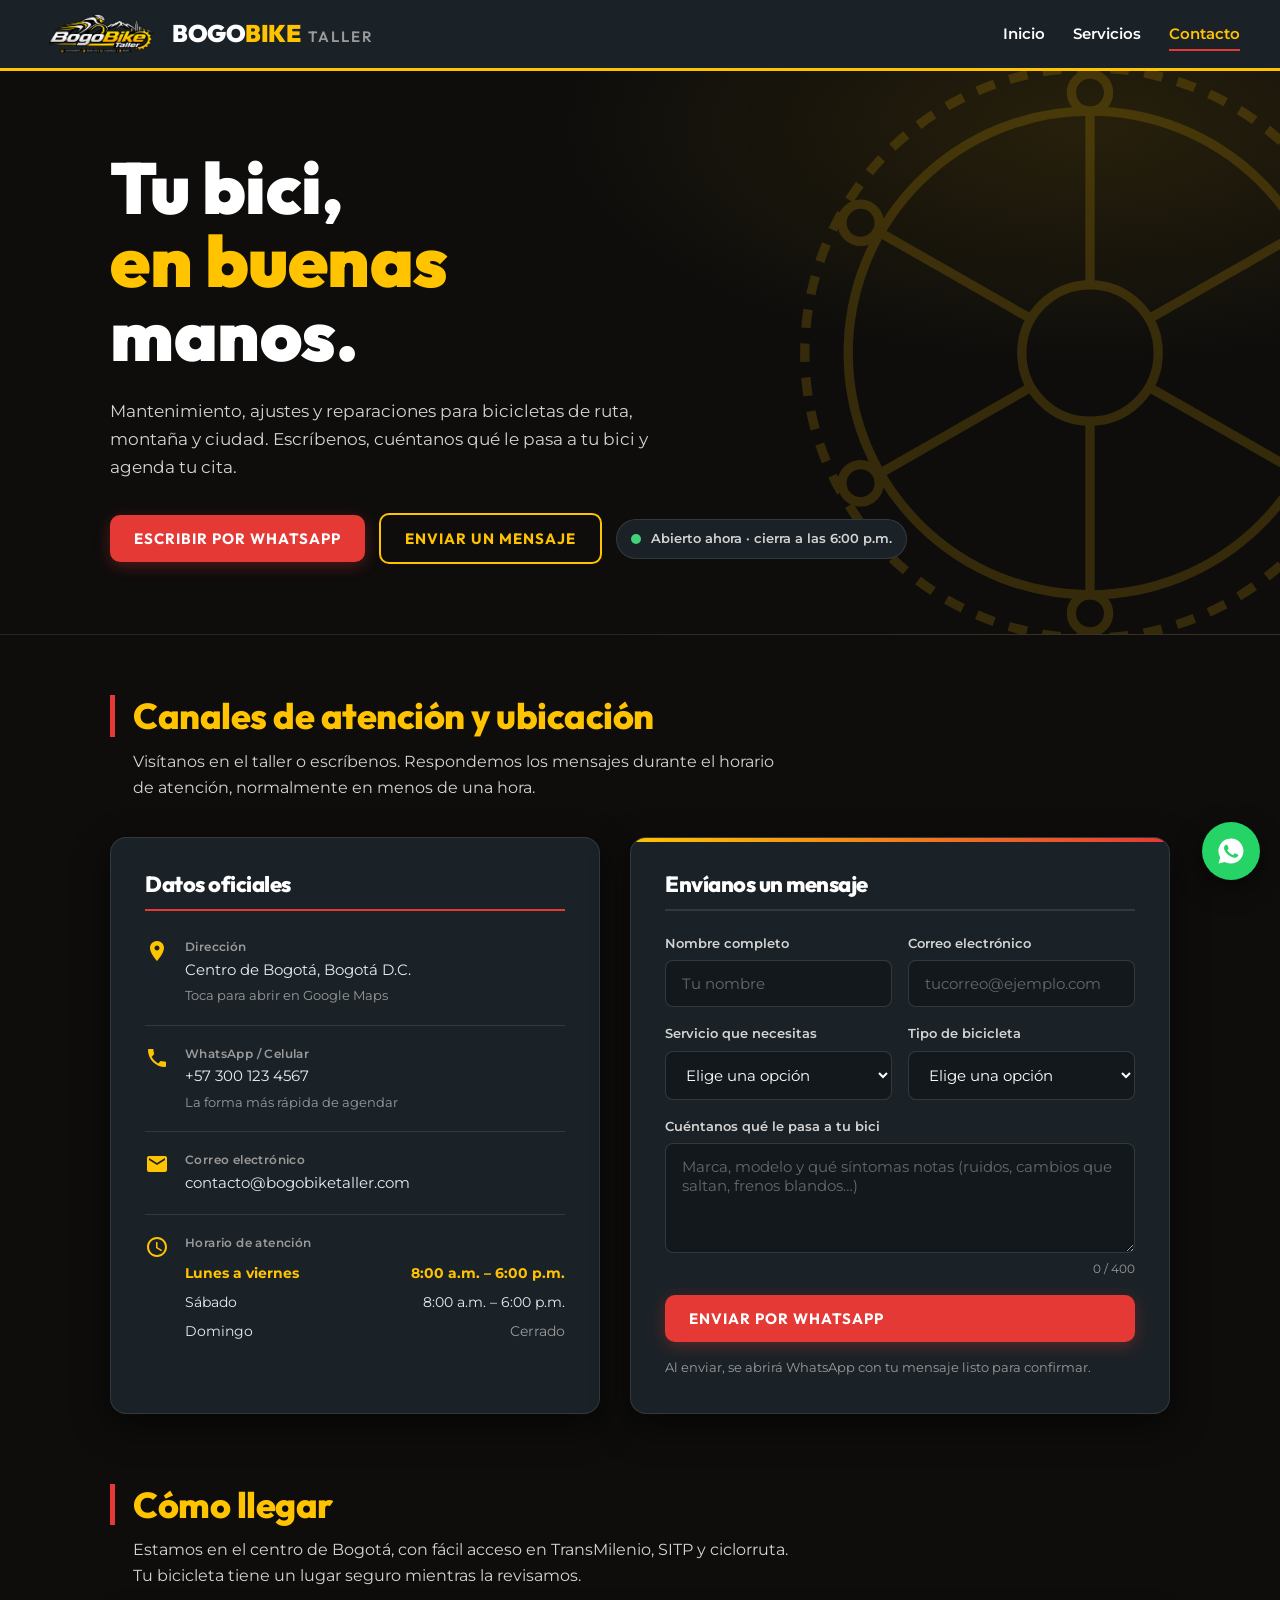
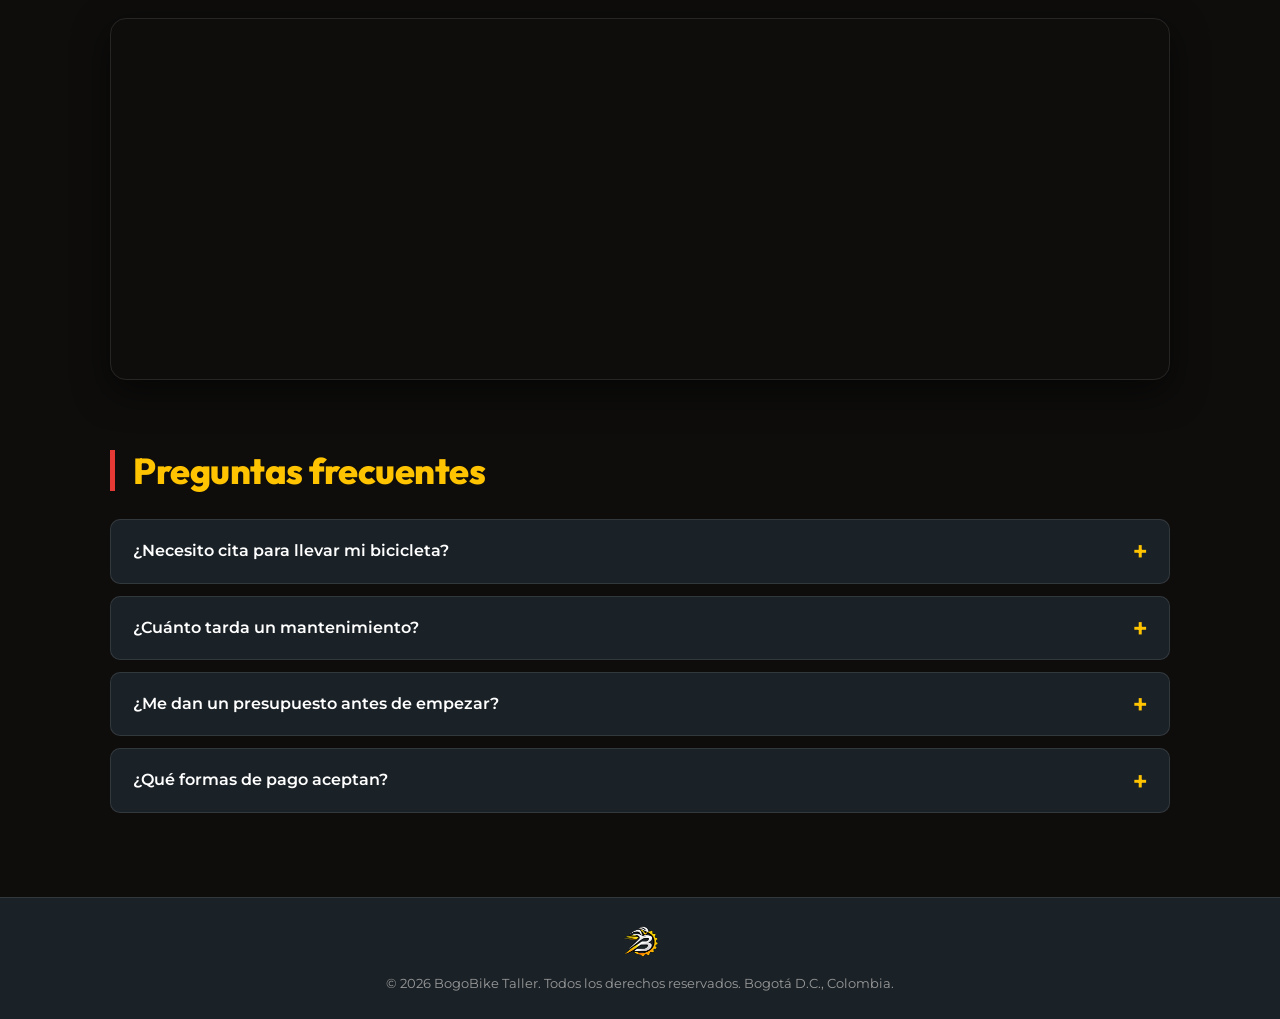
<file: Bogo_Bike_Taller/html/contacto.html>
<!DOCTYPE html>
<html lang="es">

<head>
    <meta charset="UTF-8">
    <meta name="viewport" content="width=device-width, initial-scale=1.0">
    <meta name="description"
        content="Comunícate con BogoBike Taller, agenda tu cita o visítanos en nuestra sede principal en Bogotá D.C.">
    <meta name="theme-color" content="#0E0D0C">

    <title>BogoBike Taller | Contacto</title>

    <link rel="stylesheet" href="../css/base.css">
    <link rel="stylesheet" href="../css/contacto.css">
    <link rel="icon" type="image/png" href="../assets/img/logo_pestaña.png">

    <link rel="preconnect" href="https://fonts.googleapis.com">
    <link rel="preconnect" href="https://fonts.gstatic.com" crossorigin>
    <link
        href="https://fonts.googleapis.com/css2?family=Montserrat:wght@400;500;600;700&family=Outfit:wght@600;800;900&display=swap"
        rel="stylesheet">
</head>

<body class="pagina-contacto">
    <a class="saltar" href="#contenido">Saltar al contenido</a>

    <header class="encabezado-principal">
        <a class="logo-container" href="index.html" aria-label="BogoBike Taller, inicio">
            <img class="logo-img" src="../assets/img/logo_pagina.png" alt="" width="40" height="40">
            <span class="marca">Bogo<span class="highlight-bike">Bike</span> <span
                    class="highlight-taller">Taller</span></span>
        </a>
        <nav class="menu-navegacion" aria-label="Principal">
            <ul>
                <li><a href="index.html">Inicio</a></li>
                <li><a href="servicios.html">Servicios</a></li>
                <li><a href="contacto.html" class="activo" aria-current="page">Contacto</a></li>
            </ul>
        </nav>
    </header>

    <main id="contenido">
        <!-- Hero -->
        <section class="hero">
            <!-- Plato Giratorio -->
            <svg class="plato" viewBox="0 0 200 200" fill="none" stroke="currentColor" stroke-width="3"
                aria-hidden="true">
                <circle cx="100" cy="100" r="92" stroke-dasharray="6 5" />
                <circle cx="100" cy="100" r="78" />
                <circle cx="100" cy="100" r="22" />
                <g>
                    <path d="M100 78 L100 22" />
                    <path d="M119 89 L168 61" />
                    <path d="M119 111 L168 139" />
                    <path d="M100 122 L100 178" />
                    <path d="M81 111 L32 139" />
                    <path d="M81 89 L32 61" />
                </g>
                <circle cx="100" cy="16" r="6" />
                <circle cx="174" cy="58" r="6" />
                <circle cx="174" cy="142" r="6" />
                <circle cx="100" cy="184" r="6" />
                <circle cx="26" cy="142" r="6" />
                <circle cx="26" cy="58" r="6" />
            </svg>

            <div class="hero-inner">
                <h1>
                    <span class="linea"><span>Tu bici,</span></span>
                    <span class="linea"><span>en buenas</span></span>
                    <span class="linea"><span>manos.</span></span>
                </h1>
                <p>Mantenimiento, ajustes y reparaciones para bicicletas de ruta, montaña y ciudad. Escríbenos,
                    cuéntanos qué le pasa a tu bici y agenda tu cita.</p>

                <div class="hero-acciones">
                    <a class="boton boton-principal"
                        href="https://wa.me/573001234567?text=Hola%20BogoBike%2C%20quiero%20agendar%20una%20cita"
                        target="_blank" rel="noopener">Escribir por WhatsApp</a>
                    <a class="boton boton-secundario" href="#formulario">Enviar un mensaje</a>
                    <span class="estado" id="estado" role="status" aria-live="polite"><span class="punto"></span><span
                            id="estado-texto">Verificando horario…</span></span>
                </div>
            </div>
        </section>

        <div class="contenido-principal">
            <!-- Datos + formulario -->
            <section class="contacto-section" aria-labelledby="titulo-canales">
                <h2 class="titulo-seccion" id="titulo-canales">Canales de atención y ubicación</h2>
                <p class="subtitulo-seccion">Visítanos en el taller o escríbenos. Respondemos los mensajes durante el
                    horario de atención, normalmente en menos de una hora.</p>

                <div class="info-contacto-grid">
                    <div class="card revelar">
                        <h3>Datos oficiales</h3>
                        <ul class="lista-contacto">
                            <li>
                                <a class="dato"
                                    href="https://www.google.com/maps/search/?api=1&query=Centro+Bogot%C3%A1+D.C."
                                    target="_blank" rel="noopener">
                                    <svg viewBox="0 0 24 24" aria-hidden="true">
                                        <path
                                            d="M12 2C8.13 2 5 5.13 5 9c0 5.25 7 13 7 13s7-7.75 7-13c0-3.87-3.13-7-7-7zm0 9.5c-1.38 0-2.5-1.12-2.5-2.5s1.12-2.5 2.5-2.5 2.5 1.12 2.5 2.5-1.12 2.5-2.5 2.5z" />
                                    </svg>
                                    <div><strong>Dirección</strong><span>Centro de Bogotá, Bogotá D.C.</span><span
                                            class="nota">Toca para abrir en Google Maps</span></div>
                                </a>
                            </li>
                            <li>
                                <a class="dato" href="https://wa.me/573001234567" target="_blank" rel="noopener">
                                    <svg viewBox="0 0 24 24" aria-hidden="true">
                                        <path
                                            d="M6.62 10.79c1.44 2.83 3.76 5.14 6.59 6.59l2.2-2.2c.27-.27.67-.36 1.02-.24 1.12.37 2.33.57 3.57.57.55 0 1 .45 1 1V20c0 .55-.45 1-1 1-9.39 0-17-7.61-17-17 0-.55.45-1 1-1h3.5c.55 0 1 .45 1 1 0 1.25.2 2.45.57 3.57.11.35.03.74-.25 1.02l-2.2 2.2z" />
                                    </svg>
                                    <div><strong>WhatsApp / Celular</strong><span>+57 300 123 4567</span><span
                                            class="nota">La forma más rápida de agendar</span></div>
                                </a>
                            </li>
                            <li>
                                <a class="dato" href="mailto:contacto@bogobiketaller.com">
                                    <svg viewBox="0 0 24 24" aria-hidden="true">
                                        <path
                                            d="M20 4H4c-1.1 0-1.99.9-1.99 2L2 18c0 1.1.9 2 2 2h16c1.1 0 2-.9 2-2V6c0-1.1-.9-2-2-2zm0 4l-8 5-8-5V6l8 5 8-5v2z" />
                                    </svg>
                                    <div><strong>Correo electrónico</strong><span>contacto@bogobiketaller.com</span>
                                    </div>
                                </a>
                            </li>
                            <li>
                                <div class="dato">
                                    <svg viewBox="0 0 24 24" aria-hidden="true">
                                        <path
                                            d="M11.99 2C6.47 2 2 6.48 2 12s4.47 10 9.99 10C17.52 22 22 17.52 22 12S17.52 2 11.99 2zM12 20c-4.42 0-8-3.58-8-8s3.58-8 8-8 8 3.58 8 8-3.58 8-8 8zm.5-13H11v6l5.25 3.15.75-1.23-4.5-2.67z" />
                                    </svg>
                                    <div>
                                        <strong>Horario de atención</strong>
                                        <table class="tabla-horario">
                                            <tr data-dias="1,2,3,4,5">
                                                <td>Lunes a viernes</td>
                                                <td>8:00 a.m. – 6:00 p.m.</td>
                                            </tr>
                                            <tr data-dias="6">
                                                <td>Sábado</td>
                                                <td>8:00 a.m. – 6:00 p.m.</td>
                                            </tr>
                                            <tr data-dias="0" class="cerrado-dia">
                                                <td>Domingo</td>
                                                <td>Cerrado</td>
                                            </tr>
                                        </table>
                                    </div>
                                </div>
                            </li>
                        </ul>
                    </div>

                    <div class="card card-formulario revelar" id="formulario">
                        <h3>Envíanos un mensaje</h3>

                        <form class="formulario-estilo" id="form-contacto" novalidate>
                            <div class="fila">
                                <div class="campo">
                                    <label for="nombre">Nombre completo</label>
                                    <input type="text" id="nombre" name="nombre" placeholder="Tu nombre"
                                        autocomplete="name" required>
                                </div>
                                <div class="campo">
                                    <label for="correo">Correo electrónico</label>
                                    <input type="email" id="correo" name="correo" placeholder="tucorreo@ejemplo.com"
                                        autocomplete="email" required>
                                </div>
                            </div>

                            <div class="fila">
                                <div class="campo">
                                    <label for="servicio">Servicio que necesitas</label>
                                    <select id="servicio" name="servicio" required>
                                        <option value="" disabled selected>Elige una opción</option>
                                        <option>Mantenimiento general</option>
                                        <option>Ajuste de frenos y cambios</option>
                                        <option>Cambio de llantas o cámaras</option>
                                        <option>Cadena y transmisión</option>
                                        <option>Suspensión</option>
                                        <option>No estoy seguro, necesito diagnóstico</option>
                                    </select>
                                </div>
                                <div class="campo">
                                    <label for="tipo">Tipo de bicicleta</label>
                                    <select id="tipo" name="tipo" required>
                                        <option value="" disabled selected>Elige una opción</option>
                                        <option>Ruta</option>
                                        <option>Montaña</option>
                                        <option>Urbana / ciudad</option>
                                        <option>Eléctrica</option>
                                        <option>Otra</option>
                                    </select>
                                </div>
                            </div>

                            <div class="campo">
                                <label for="mensaje">Cuéntanos qué le pasa a tu bici</label>
                                <textarea id="mensaje" name="mensaje" maxlength="400"
                                    placeholder="Marca, modelo y qué síntomas notas (ruidos, cambios que saltan, frenos blandos…)"
                                    required></textarea>
                            </div>
                            <span class="contador" id="contador">0 / 400</span>

                            <button type="submit" class="boton boton-principal">Enviar por WhatsApp</button>
                            <p class="ayuda-envio">Al enviar, se abrirá WhatsApp con tu mensaje listo para confirmar.
                            </p>
                        </form>

                        <div class="exito" role="status">
                            <svg viewBox="0 0 72 72" aria-hidden="true">
                                <circle cx="36" cy="36" r="25" />
                                <path d="M26 37 L33 44 L47 29" />
                            </svg>
                            <h4>¡Mensaje listo!</h4>
                            <p>Confirma el envío en WhatsApp y te responderemos en el horario de atención.</p>
                            <button type="button" class="boton boton-secundario" id="otro">Enviar otro mensaje</button>
                        </div>
                    </div>
                </div>
            </section>

            <!-- Mapa -->
            <section class="bloque revelar" aria-labelledby="titulo-mapa">
                <h2 class="titulo-seccion" id="titulo-mapa">Cómo llegar</h2>
                <p class="subtitulo-seccion">Estamos en el centro de Bogotá, con fácil acceso en TransMilenio, SITP y
                    ciclorruta. Tu bicicleta tiene un lugar seguro mientras la revisamos.</p>
                <div class="mapa">
                    <iframe title="Mapa de BogoBike Taller en el centro de Bogotá" loading="lazy"
                        referrerpolicy="no-referrer-when-downgrade"
                        src="https://www.google.com/maps?q=Centro+Bogot%C3%A1+D.C.&output=embed"></iframe>
                </div>
            </section>

            <!-- Preguntas frecuentes -->
            <section class="bloque revelar" aria-labelledby="titulo-faq">
                <h2 class="titulo-seccion" id="titulo-faq">Preguntas frecuentes</h2>
                <div class="faq">
                    <details>
                        <summary>¿Necesito cita para llevar mi bicicleta?</summary>
                        <p>No es obligatoria, pero con cita te atendemos más rápido y podemos separar los repuestos.
                            Escríbenos por WhatsApp o usa el formulario.</p>
                    </details>
                    <details>
                        <summary>¿Cuánto tarda un mantenimiento?</summary>
                        <p>Un ajuste básico suele quedar listo el mismo día. Un mantenimiento completo puede tomar uno o
                            dos días, según los repuestos que necesite.</p>
                    </details>
                    <details>
                        <summary>¿Me dan un presupuesto antes de empezar?</summary>
                        <p>Sí. Revisamos la bicicleta, te contamos qué encontramos y cuánto costaría. No hacemos ningún
                            trabajo sin tu aprobación.</p>
                    </details>
                    <details>
                        <summary>¿Qué formas de pago aceptan?</summary>
                        <p>Efectivo, transferencia y tarjeta. Confirma los medios disponibles por WhatsApp al agendar.
                        </p>
                    </details>
                </div>
            </section>
        </div>
    </main>

    <a class="flotante-wa" href="https://wa.me/573001234567" target="_blank" rel="noopener"
        aria-label="Escribir por WhatsApp">
        <svg viewBox="0 0 24 24" aria-hidden="true">
            <path
                d="M12 2a10 10 0 0 0-8.6 15.1L2 22l5-1.3A10 10 0 1 0 12 2zm5.3 14.1c-.2.6-1.3 1.2-1.8 1.2-.5.1-1 .2-3.3-.7-2.8-1.2-4.6-4-4.7-4.2-.1-.2-1.1-1.5-1.1-2.8s.7-2 1-2.3c.2-.3.5-.3.7-.3h.5c.2 0 .4 0 .6.5l.8 2c.1.2.1.4 0 .5l-.3.5-.4.4c-.1.2-.3.3-.1.6.2.3.8 1.3 1.7 2.1 1.2 1 2.1 1.3 2.4 1.5.3.1.5.1.6-.1l.9-1.1c.2-.3.4-.2.6-.1l1.9.9c.3.1.5.2.5.3.1.2.1.8-.1 1.4z" />
        </svg>
    </a>

    <footer class="pie-pagina">
        <img class="logo-pie" src="../assets/img/logo_pestaña.png" alt="BogoBike Taller" width="40" height="40">
        <p>&copy; 2026 BogoBike Taller. Todos los derechos reservados. Bogotá D.C., Colombia.</p>
    </footer>

    <script src="../js/contacto.js"></script>
</body>

</html>
</file>
<file: Bogo_Bike_Taller/css/base.css>
/* ==========================================================================
   BOGOBIKE TALLER - BASE 
   ========================================================================== */

/* ---------- Variables ---------- */
:root {
    --bg-main: #0E0D0C;
    --bg-card: #1B2227;
    --bg-alt: #151A1E;
    --bg-head: #141B1F;
    --bg-field: #12181B;
    --text-main: #FFFFFF;
    --text-soft: #D4D4D4;
    --text-muted: #9A9A9A;
    --accent-yellow: #FFC300;
    --accent-red: #E53935;
    --ok: #43D17A;
    --linea: rgba(255, 255, 255, 0.1);
    --font-heading: 'Outfit', sans-serif;
    --font-body: 'Montserrat', sans-serif;
    --ancho: 1100px;
}

/* ---------- Reset ---------- */
*,
*::before,
*::after {
    box-sizing: border-box;
}

html {
    scroll-behavior: smooth;
    scroll-padding-top: 90px;
}

body {
    font-family: var(--font-body);
    margin: 0;
    background: var(--bg-main);
    color: var(--text-main);
    line-height: 1.65;
    -webkit-font-smoothing: antialiased;
}

p {
    margin: 0;
}

a {
    color: inherit;
}

img {
    max-width: 100%;
}

/* ---------- Tipografía ---------- */
h1,
h2,
h3,
h4 {
    font-family: var(--font-heading);
    letter-spacing: -0.5px;
    line-height: 1.15;
    margin: 0;
}

/* ---------- Accesibilidad ---------- */
:focus-visible {
    outline: 3px solid var(--accent-yellow);
    outline-offset: 3px;
}

.saltar {
    position: absolute;
    left: -999px;
    top: 8px;
    background: var(--accent-yellow);
    color: #000;
    padding: 8px 14px;
    border-radius: 6px;
    z-index: 200;
}

.saltar:focus {
    left: 8px;
}

/* ---------- Encabezado y menú ---------- */
.encabezado-principal {
    background: var(--bg-card);
    padding: 14px 40px;
    display: flex;
    justify-content: space-between;
    align-items: center;
    flex-wrap: wrap;
    gap: 12px;
    border-bottom: 3px solid var(--accent-yellow);
    position: sticky;
    top: 0;
    z-index: 100;
}

.logo-container {
    display: flex;
    align-items: center;
    gap: 12px;
    text-decoration: none;
    color: var(--text-main);
}

.logo-img {
    height: 40px;
    width: auto;
    display: block;
    border-radius: 8px;
}

.marca,
.logo-container h1 {
    font-family: var(--font-heading);
    font-size: 24px;
    font-weight: 900;
    line-height: 1.15;
    letter-spacing: -0.5px;
    text-transform: uppercase;
    margin: 0;
}

.highlight-bike {
    color: var(--accent-yellow);
}

.highlight-taller {
    color: var(--text-muted);
    font-weight: 600;
    font-size: 15px;
    letter-spacing: 2px;
    margin-left: 4px;
}

.menu-navegacion ul {
    list-style: none;
    display: flex;
    gap: 28px;
    margin: 0;
    padding: 0;
}

.menu-navegacion a {
    color: var(--text-main);
    text-decoration: none;
    font-weight: 600;
    font-size: 15px;
    padding: 6px 0;
    border-bottom: 2px solid transparent;
    transition: color .2s, border-color .2s;
}

.menu-navegacion a:hover,
.menu-navegacion a.activo {
    color: var(--accent-yellow);
    border-bottom-color: var(--accent-red);
}

/* ---------- Botones ---------- */
.boton {
    display: inline-block;
    padding: 14px 26px;
    border-radius: 8px;
    border: 0;
    font-family: var(--font-body);
    font-weight: 700;
    font-size: 15px;
    text-decoration: none;
    cursor: pointer;
    transition: background .2s, color .2s, border-color .2s, transform .2s, box-shadow .2s;
}

.boton-primario {
    background: var(--accent-yellow);
    color: #111;
}

.boton-primario:hover {
    background: #FFD440;
}

.boton-secundario {
    background: transparent;
    border: 2px solid var(--accent-yellow);
    color: var(--accent-yellow);
}

.boton-secundario:hover {
    background: rgba(255, 195, 0, .12);
}

.cta-final {
    margin-top: 56px;
    padding: 48px 20px;
    text-align: center;
    background: var(--bg-card);
    border-radius: 14px;
    border: 1px solid var(--linea);
}

.cta-final h2 {
    font-size: clamp(24px, 3.5vw, 34px);
    font-weight: 800;
    margin-bottom: 10px;
}

.cta-final p {
    color: var(--text-soft);
    margin-bottom: 24px;
}

/* ---------- FACS ---------- */
.faq {
    display: grid;
    gap: 12px;
}

.faq details {
    background: var(--bg-card);
    border: 1px solid var(--linea);
    border-radius: 10px;
}

.faq summary {
    cursor: pointer;
    padding: 18px 22px;
    font-weight: 600;
    list-style: none;
    display: flex;
    justify-content: space-between;
    align-items: center;
    gap: 16px;
}

.faq summary::-webkit-details-marker {
    display: none;
}

.faq summary::after {
    content: "+";
    font-family: var(--font-heading);
    font-size: 26px;
    line-height: 1;
    color: var(--accent-yellow);
    transition: transform .3s;
}

.faq details[open] {
    border-color: rgba(255, 195, 0, .45);
}

.faq details[open] summary {
    color: var(--accent-yellow);
}

.faq details[open] summary::after {
    transform: rotate(45deg);
}

.faq summary:focus-visible {
    outline-offset: -3px;
    border-radius: 10px;
}

.faq details p {
    padding: 0 22px 20px;
    color: var(--text-soft);
    font-size: 15px;
    max-width: 70ch;
}

.faq a {
    color: var(--accent-yellow);
}

/* ---------- Pie de página ---------- */
.pie-pagina {
    background: var(--bg-card);
    text-align: center;
    padding: 25px 20px;
    margin-top: 64px;
    border-top: 1px solid var(--linea);
    font-size: 13px;
    color: var(--text-muted);
}

.logo-pie {
    display: block;
    margin: 0 auto 10px;
    border-radius: 8px;
}

@keyframes entrada {
    from {
        opacity: 0;
        transform: translateY(14px);
    }

    to {
        opacity: 1;
        transform: none;
    }
}

@media (max-width: 820px) {
    .encabezado-principal {
        padding: 12px 20px;
    }
}

@media (max-width: 520px) {
    .encabezado-principal {
        padding: 10px 16px;
    }

    .marca,
    .logo-container h1 {
        font-size: 20px;
    }

    .highlight-taller {
        font-size: 12px;
        letter-spacing: 1px;
    }

    .menu-navegacion ul {
        gap: 16px;
    }

    .menu-navegacion a {
        font-size: 14px;
    }
}

@media (prefers-reduced-motion: reduce) {

    *,
    *::before,
    *::after {
        animation: none !important;
        transition: none !important;
    }

    html {
        scroll-behavior: auto;
    }
}
</file>
<file: Bogo_Bike_Taller/css/contacto.css>
/* ==========================================================================
   BOGOBIKE TALLER - CONTACTO 
   ========================================================================== */

/* ---------- Botones---------- */
.pagina-contacto .boton {
    display: inline-flex;
    align-items: center;
    gap: 10px;
    padding: 14px 24px;
    border-radius: 10px;
    font: 700 15px var(--font-heading);
    letter-spacing: 1px;
    text-transform: uppercase;
}

.boton-principal {
    background: var(--accent-red);
    color: #fff;
    box-shadow: 0 4px 15px rgba(229, 57, 53, .3);
}

.boton-principal:hover {
    background: #D32F2F;
    transform: translateY(-2px);
    box-shadow: 0 8px 22px rgba(229, 57, 53, .5);
}

.boton-principal:active {
    transform: none;
}

/* ---------- Hero ---------- */
.hero {
    position: relative;
    overflow: hidden;
    border-bottom: 1px solid var(--linea);
    background:
        radial-gradient(900px 400px at 85% 10%, rgba(255, 195, 0, 0.10), transparent 60%),
        var(--bg-main);
}

.hero-inner {
    max-width: var(--ancho);
    margin: 0 auto;
    padding: 80px 20px 70px;
    position: relative;
    z-index: 1;
}

.hero h1 {
    font-size: clamp(38px, 6.5vw, 72px);
    font-weight: 900;
    line-height: 1.02;
    max-width: 14ch;
}

.hero h1 .linea {
    display: block;
    overflow: hidden;
}

.hero h1 .linea>span {
    display: block;
    animation: subir .9s cubic-bezier(.2, .8, .2, 1) both;
}

.hero h1 .linea:nth-child(2)>span {
    animation-delay: .12s;
    color: var(--accent-yellow);
}

.hero h1 .linea:nth-child(3)>span {
    animation-delay: .24s;
}

.hero p {
    max-width: 52ch;
    margin: 26px 0 32px;
    color: var(--text-soft);
    font-size: 17px;
    animation: aparecer .8s .5s both;
}

.hero-acciones {
    display: flex;
    flex-wrap: wrap;
    gap: 14px;
    align-items: center;
    animation: aparecer .8s .65s both;
}

.estado {
    display: inline-flex;
    align-items: center;
    gap: 10px;
    padding: 8px 14px;
    border-radius: 999px;
    background: var(--bg-card);
    border: 1px solid var(--linea);
    font-size: 13px;
    font-weight: 600;
    color: var(--text-soft);
}

.estado .punto {
    width: 10px;
    height: 10px;
    border-radius: 50%;
    background: var(--text-muted);
}

.estado.abierto .punto {
    background: var(--ok);
    animation: pulso 1.8s infinite;
}

.estado.cerrado .punto {
    background: var(--accent-red);
}

.plato {
    position: absolute;
    right: -120px;
    top: 50%;
    width: min(620px, 80vw);
    aspect-ratio: 1;
    transform: translateY(-50%);
    color: var(--accent-yellow);
    opacity: .16;
    animation: girar 40s linear infinite;
    pointer-events: none;
}

/* ---------- Contenido y títulos ---------- */
.contenido-principal {
    max-width: var(--ancho);
    margin: 0 auto;
    padding: 60px 20px 20px;
}

.titulo-seccion {
    font-size: clamp(26px, 4vw, 36px);
    font-weight: 800;
    color: var(--accent-yellow);
    border-left: 5px solid var(--accent-red);
    padding-left: 18px;
}

.subtitulo-seccion {
    color: var(--text-soft);
    margin: 12px 0 0 23px;
    max-width: 60ch;
}

.bloque {
    margin-top: 70px;
}

.info-contacto-grid {
    display: grid;
    grid-template-columns: 1fr 1.1fr;
    gap: 30px;
    margin-top: 35px;
}

/* ---------- Tarjetas ---------- */
.card {
    background: var(--bg-card);
    border: 1px solid var(--linea);
    border-radius: 16px;
    padding: 34px;
    box-shadow: 0 12px 35px rgba(0, 0, 0, .55);
}

.card h3 {
    font-size: 22px;
    font-weight: 800;
    padding-bottom: 12px;
    border-bottom: 2px solid var(--accent-red);
    margin-bottom: 8px;
}

.card-formulario {
    position: relative;
    overflow: hidden;
}

.card-formulario::before {
    content: "";
    position: absolute;
    inset: 0 0 auto 0;
    height: 4px;
    background: linear-gradient(90deg, var(--accent-yellow), var(--accent-red));
}

.card-formulario h3 {
    border-bottom-color: var(--linea);
}

/* ---------- Datos de contacto ---------- */
.lista-contacto {
    list-style: none;
    padding: 0;
    margin: 0;
}

.lista-contacto li {
    border-bottom: 1px solid var(--linea);
}

.lista-contacto li:last-child {
    border-bottom: 0;
}

.dato {
    display: flex;
    gap: 16px;
    align-items: flex-start;
    padding: 18px 8px;
    margin: 0 -8px;
    border-radius: 10px;
    text-decoration: none;
    color: inherit;
    transition: background-color .2s;
}

a.dato:hover {
    background: rgba(255, 195, 0, .07);
}

.dato>div {
    flex: 1;
    min-width: 0;
}

.dato svg {
    flex: none;
    width: 24px;
    height: 24px;
    fill: var(--accent-yellow);
    margin-top: 2px;
}

.dato strong {
    display: block;
    font-size: 12px;
    color: var(--text-muted);
    font-weight: 600;
    letter-spacing: .4px;
}

.dato span {
    color: #E8ECEE;
    font-size: 15px;
}

.dato .nota {
    display: block;
    color: var(--text-muted);
    font-size: 13px;
    margin-top: 2px;
}

.tabla-horario {
    width: 100%;
    border-collapse: collapse;
    margin-top: 6px;
    font-size: 14px;
}

.tabla-horario td {
    padding: 3px 0;
    color: #E8ECEE;
}

.tabla-horario td:last-child {
    text-align: right;
}

.tabla-horario tr.hoy td {
    color: var(--accent-yellow);
    font-weight: 700;
}

.tabla-horario tr.cerrado-dia td:last-child {
    color: var(--text-muted);
}

/* ---------- Formulario ---------- */
.formulario-estilo {
    display: flex;
    flex-direction: column;
    gap: 16px;
    margin-top: 22px;
}

.fila {
    display: grid;
    grid-template-columns: 1fr 1fr;
    gap: 16px;
}

.campo {
    display: flex;
    flex-direction: column;
    gap: 6px;
}

.campo label {
    font-size: 13px;
    font-weight: 600;
    color: var(--text-soft);
}

.formulario-estilo input,
.formulario-estilo select,
.formulario-estilo textarea {
    width: 100%;
    background: var(--bg-field);
    border: 1px solid rgba(255, 255, 255, .14);
    padding: 13px 16px;
    border-radius: 8px;
    color: var(--text-main);
    font: 400 15px var(--font-body);
    transition: border-color .25s, box-shadow .25s, background-color .25s;
}

.formulario-estilo textarea {
    resize: vertical;
    min-height: 110px;
}

.formulario-estilo ::placeholder {
    color: rgba(255, 255, 255, .35);
}

.formulario-estilo input:focus,
.formulario-estilo select:focus,
.formulario-estilo textarea:focus {
    outline: none;
    border-color: var(--accent-yellow);
    background: #161F24;
    box-shadow: 0 0 0 4px rgba(255, 195, 0, .15);
}

.formulario-estilo input:user-invalid,
.formulario-estilo textarea:user-invalid {
    border-color: var(--accent-red);
}

.contador {
    align-self: flex-end;
    font-size: 12px;
    color: var(--text-muted);
    margin-top: -10px;
}

.ayuda-envio {
    font-size: 12.5px;
    color: var(--text-muted);
}

/* Mensaje de éxito */
.exito {
    display: none;
    text-align: center;
    padding: 30px 10px;
    animation: entrar .5s cubic-bezier(.2, .8, .2, 1);
}

.card-formulario.enviado .formulario-estilo {
    display: none;
}

.card-formulario.enviado .exito {
    display: block;
}

.exito svg {
    width: 72px;
    height: 72px;
}

.exito circle,
.exito path {
    fill: none;
    stroke: var(--ok);
    stroke-width: 3;
    stroke-linecap: round;
    stroke-linejoin: round;
}

.exito circle {
    stroke-dasharray: 160;
    stroke-dashoffset: 160;
    animation: trazo .7s .1s forwards;
}

.exito path {
    stroke-dasharray: 40;
    stroke-dashoffset: 40;
    animation: trazo .4s .7s forwards;
}

.exito h4 {
    font-size: 24px;
    margin: 14px 0 8px;
}

.exito p {
    color: var(--text-soft);
    margin-bottom: 20px;
}

/* ---------- Mapa ---------- */
.mapa {
    margin-top: 28px;
    border-radius: 16px;
    overflow: hidden;
    border: 1px solid var(--linea);
    box-shadow: 0 12px 35px rgba(0, 0, 0, .55);
}

.mapa iframe {
    display: block;
    width: 100%;
    height: 360px;
    border: 0;
}

/* ---------- FAQ ---------- */
.faq {
    margin-top: 28px;
}

/* ---------- Botón flotante de WhatsApp ---------- */
.flotante-wa {
    position: fixed;
    right: 20px;
    bottom: 20px;
    z-index: 90;
    width: 58px;
    height: 58px;
    border-radius: 50%;
    background: #25D366;
    display: grid;
    place-items: center;
    box-shadow: 0 8px 24px rgba(0, 0, 0, .5);
    transition: transform .2s;
}

.flotante-wa:hover {
    transform: scale(1.08);
}

.flotante-wa svg {
    width: 30px;
    height: 30px;
    fill: #fff;
}

.revelar {
    opacity: 0;
    transform: translateY(24px);
    transition: opacity .7s, transform .7s cubic-bezier(.2, .8, .2, 1);
}

.revelar.visible {
    opacity: 1;
    transform: none;
}

@keyframes subir {
    from {
        transform: translateY(105%);
    }

    to {
        transform: none;
    }
}

@keyframes aparecer {
    from {
        opacity: 0;
    }

    to {
        opacity: 1;
    }
}

@keyframes pulso {
    0% {
        box-shadow: 0 0 0 0 rgba(67, 209, 122, .6);
    }

    100% {
        box-shadow: 0 0 0 12px rgba(67, 209, 122, 0);
    }
}

@keyframes girar {
    to {
        transform: translateY(-50%) rotate(360deg);
    }
}

@keyframes trazo {
    to {
        stroke-dashoffset: 0;
    }
}

@keyframes entrar {
    from {
        opacity: 0;
        transform: scale(.96);
    }

    to {
        opacity: 1;
        transform: none;
    }
}

/* ---------- Responsive ---------- */
@media (max-width: 860px) {
    .info-contacto-grid {
        grid-template-columns: 1fr;
    }

    .plato {
        right: -200px;
        opacity: .1;
    }
}

@media (max-width: 520px) {
    .fila {
        grid-template-columns: 1fr;
    }

    .card {
        padding: 24px;
    }

    .hero-inner {
        padding: 56px 20px 50px;
    }
}

@media (prefers-reduced-motion: reduce) {
    .revelar {
        opacity: 1;
        transform: none;
    }

    .exito circle,
    .exito path {
        stroke-dashoffset: 0;
    }
}
</file>
